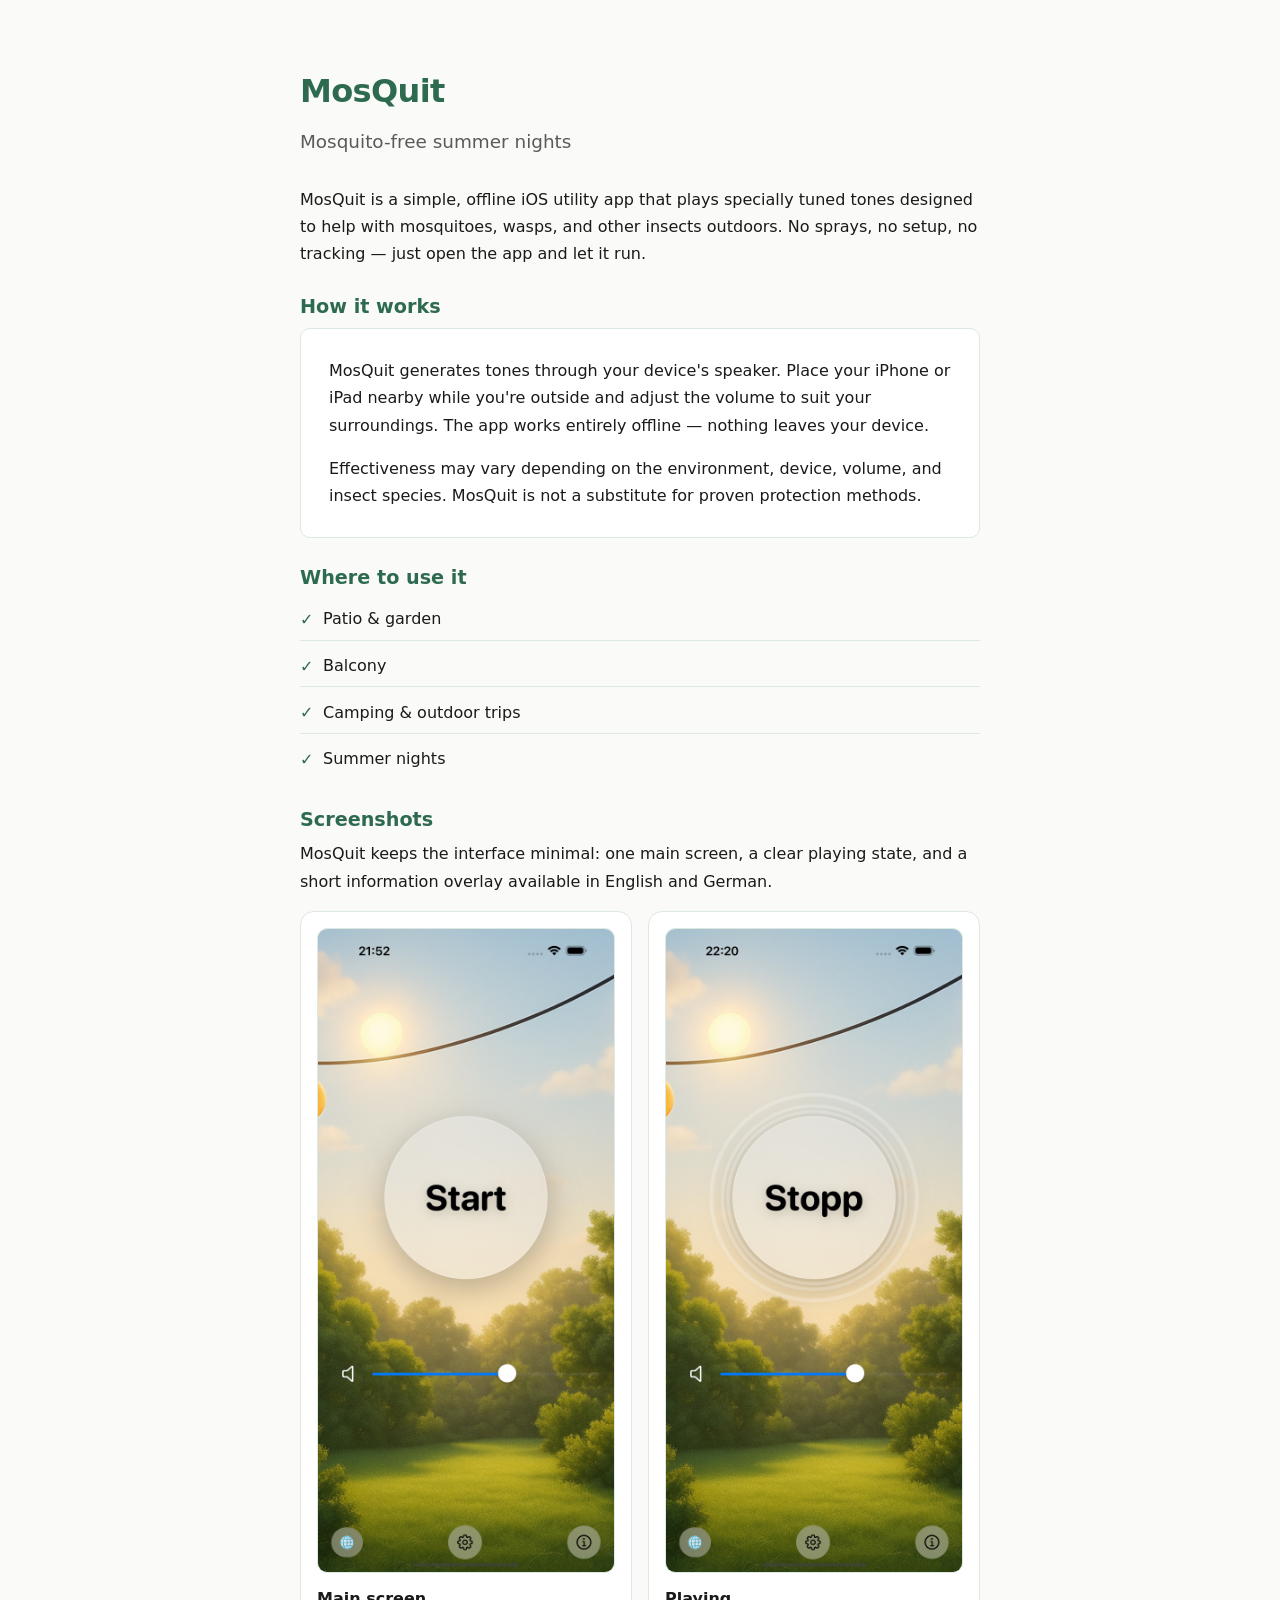
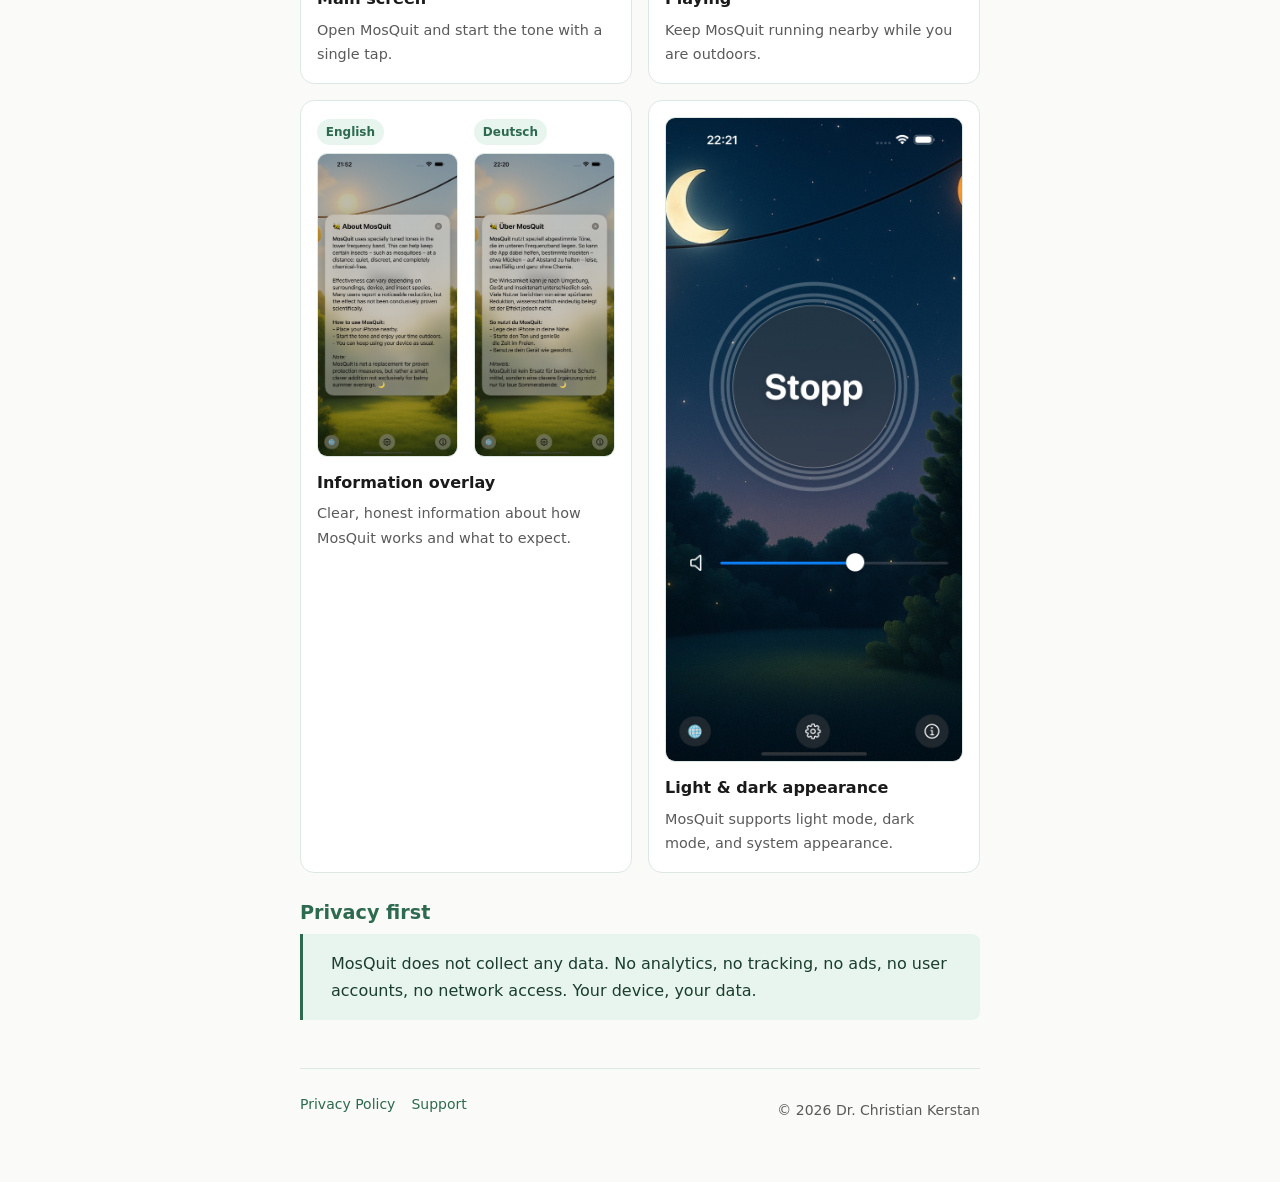
<file: index.html>
<!DOCTYPE html>
<html lang="en">
<head>
  <meta charset="UTF-8">
  <meta name="viewport" content="width=device-width, initial-scale=1.0">
  <title>MosQuit – Mosquito-free summer nights</title>
  <meta name="description" content="MosQuit is an offline iOS utility app that plays specially tuned tones designed to help with mosquitoes, wasps, and other insects outdoors.">
  <link rel="stylesheet" href="style.css">
</head>
<body>

  <header class="site-header">
    <div class="app-name">MosQuit</div>
    <div class="tagline">Mosquito-free summer nights</div>
  </header>

  <main>

    <section>
      <p>
        MosQuit is a simple, offline iOS utility app that plays specially tuned
        tones designed to help with mosquitoes, wasps, and other insects outdoors.
        No sprays, no setup, no tracking — just open the app and let it run.
      </p>
    </section>

    <section>
      <h2>How it works</h2>
      <div class="card">
        <p>
          MosQuit generates tones through your device's speaker. Place your iPhone
          or iPad nearby while you're outside and adjust the volume to suit your
          surroundings. The app works entirely offline — nothing leaves your device.
        </p>
        <p>
          Effectiveness may vary depending on the environment, device, volume, and
          insect species. MosQuit is not a substitute for proven protection methods.
        </p>
      </div>
    </section>

    <section>
      <h2>Where to use it</h2>
      <ul class="feature-list">
        <li>Patio &amp; garden</li>
        <li>Balcony</li>
        <li>Camping &amp; outdoor trips</li>
        <li>Summer nights</li>
      </ul>
    </section>

    <section>
      <h2>Screenshots</h2>
      <p>
        MosQuit keeps the interface minimal: one main screen, a clear playing state,
        and a short information overlay available in English and German.
      </p>
    
      <div class="screenshot-grid">
    
        <div class="screenshot-card">
          <img
            class="screenshot-image"
            src="assets/screenshots/iphone-main-light.jpg"
            alt="MosQuit main screen on iPhone in light mode">
          <h3>Main screen</h3>
          <p>Open MosQuit and start the tone with a single tap.</p>
        </div>
    
        <div class="screenshot-card">
          <img
            class="screenshot-image"
            src="assets/screenshots/iphone-playing-light.jpg"
            alt="MosQuit playing screen on iPhone in light mode">
          <h3>Playing</h3>
          <p>Keep MosQuit running nearby while you are outdoors.</p>
        </div>
    
        <div class="screenshot-card">
          <div class="screenshot-pair">
            <div>
              <span class="caption-label">English</span>
              <img
                class="screenshot-image"
                src="assets/screenshots/iphone-info-light-en.jpg"
                alt="MosQuit information overlay in English on iPhone">
            </div>
            <div>
              <span class="caption-label">Deutsch</span>
              <img
                class="screenshot-image"
                src="assets/screenshots/iphone-info-light-de.jpg"
                alt="MosQuit information overlay in German on iPhone">
            </div>
          </div>
          <h3>Information overlay</h3>
          <p>Clear, honest information about how MosQuit works and what to expect.</p>
        </div>
    
        <div class="screenshot-card">
          <img
            class="screenshot-image"
            src="assets/screenshots/iphone-playing-dark.jpg"
            alt="MosQuit playing screen on iPhone in dark mode">
          <h3>Light & dark appearance</h3>
          <p>MosQuit supports light mode, dark mode, and system appearance.</p>
        </div>
    
      </div>
    </section>
    
    <section>
      <h2>Privacy first</h2>
      <div class="highlight-box">
        <p>
          MosQuit does not collect any data. No analytics, no tracking, no ads,
          no user accounts, no network access. Your device, your data.
        </p>
      </div>
    </section>

  </main>

  <footer class="site-footer">
    <nav aria-label="Legal navigation">
      <ul class="nav-links">
        <li><a href="privacy.html">Privacy Policy</a></li>
        <li><a href="support.html">Support</a></li>
      </ul>
    </nav>
    <span>© 2026 Dr. Christian Kerstan</span>
  </footer>

</body>
</html>
</file>
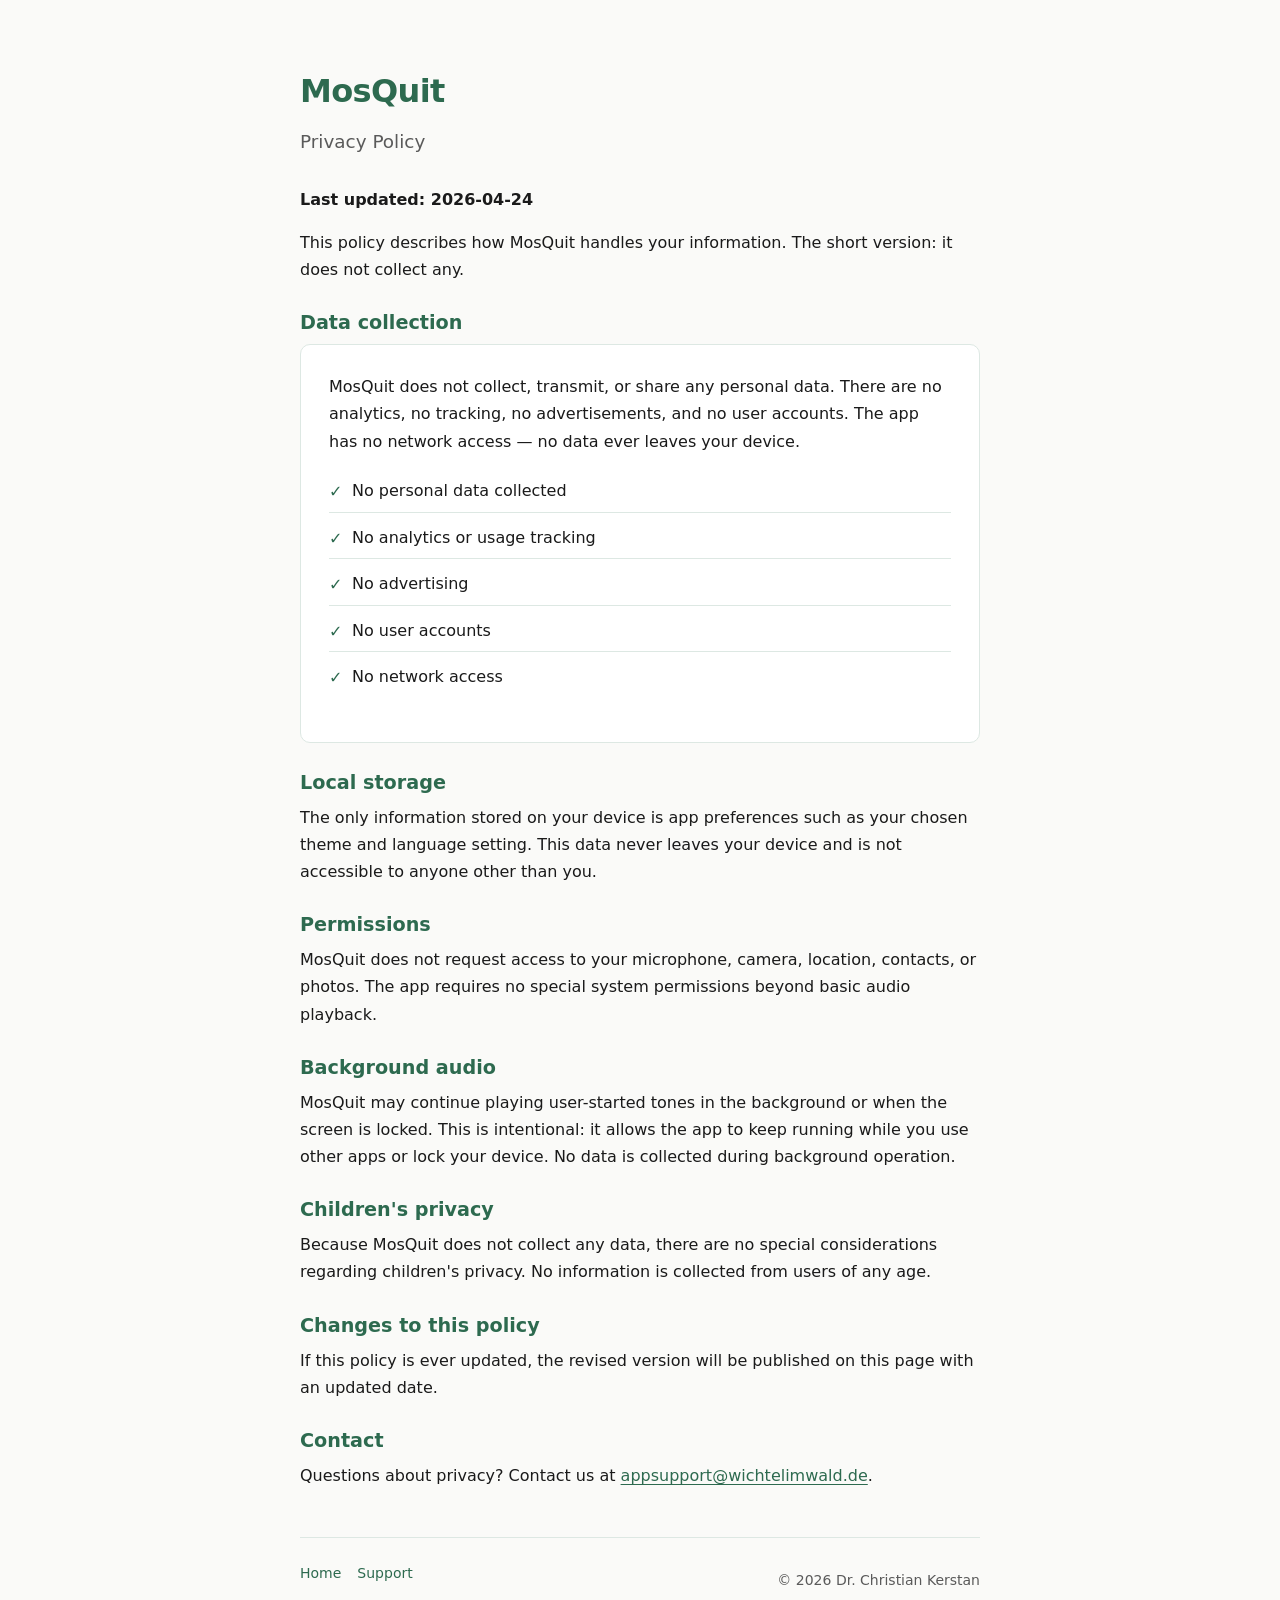
<file: privacy.html>
<!DOCTYPE html>
<html lang="en">
<head>
  <meta charset="UTF-8">
  <meta name="viewport" content="width=device-width, initial-scale=1.0">
  <title>Privacy Policy – MosQuit</title>
  <meta name="description" content="Privacy policy for the MosQuit iOS app.">
  <link rel="stylesheet" href="style.css">
</head>
<body>

  <header class="site-header">
    <div class="app-name">MosQuit</div>
    <div class="tagline">Privacy Policy</div>
  </header>

  <main>

    <section>
      <p><strong>Last updated: 2026-04-24</strong></p>
      <p>
        This policy describes how MosQuit handles your information.
        The short version: it does not collect any.
      </p>
    </section>

    <section>
      <h2>Data collection</h2>
      <div class="card">
        <p>
          MosQuit does not collect, transmit, or share any personal data.
          There are no analytics, no tracking, no advertisements, and no user
          accounts. The app has no network access — no data ever leaves your device.
        </p>
        <ul class="feature-list">
          <li>No personal data collected</li>
          <li>No analytics or usage tracking</li>
          <li>No advertising</li>
          <li>No user accounts</li>
          <li>No network access</li>
        </ul>
      </div>
    </section>

    <section>
      <h2>Local storage</h2>
      <p>
        The only information stored on your device is app preferences such as your
        chosen theme and language setting. This data never leaves your device and
        is not accessible to anyone other than you.
      </p>
    </section>

    <section>
      <h2>Permissions</h2>
      <p>
        MosQuit does not request access to your microphone, camera, location,
        contacts, or photos. The app requires no special system permissions beyond
        basic audio playback.
      </p>
    </section>

    <section>
      <h2>Background audio</h2>
      <p>
        MosQuit may continue playing user-started tones in the background or when
        the screen is locked. This is intentional: it allows the app to keep running
        while you use other apps or lock your device. No data is collected during
        background operation.
      </p>
    </section>

    <section>
      <h2>Children's privacy</h2>
      <p>
        Because MosQuit does not collect any data, there are no special considerations
        regarding children's privacy. No information is collected from users of any age.
      </p>
    </section>

    <section>
      <h2>Changes to this policy</h2>
      <p>
        If this policy is ever updated, the revised version will be published on
        this page with an updated date.
      </p>
    </section>

    <section>
      <h2>Contact</h2>
      <p>
        Questions about privacy? Contact us at
        <a href="mailto:appsupport@wichtelimwald.de">appsupport@wichtelimwald.de</a>.
      </p>
    </section>

  </main>

  <footer class="site-footer">
    <nav aria-label="Site navigation">
      <ul class="nav-links">
        <li><a href="index.html">Home</a></li>
        <li><a href="support.html">Support</a></li>
      </ul>
    </nav>
    <span>© 2026 Dr. Christian Kerstan</span>
  </footer>

</body>
</html>
</file>
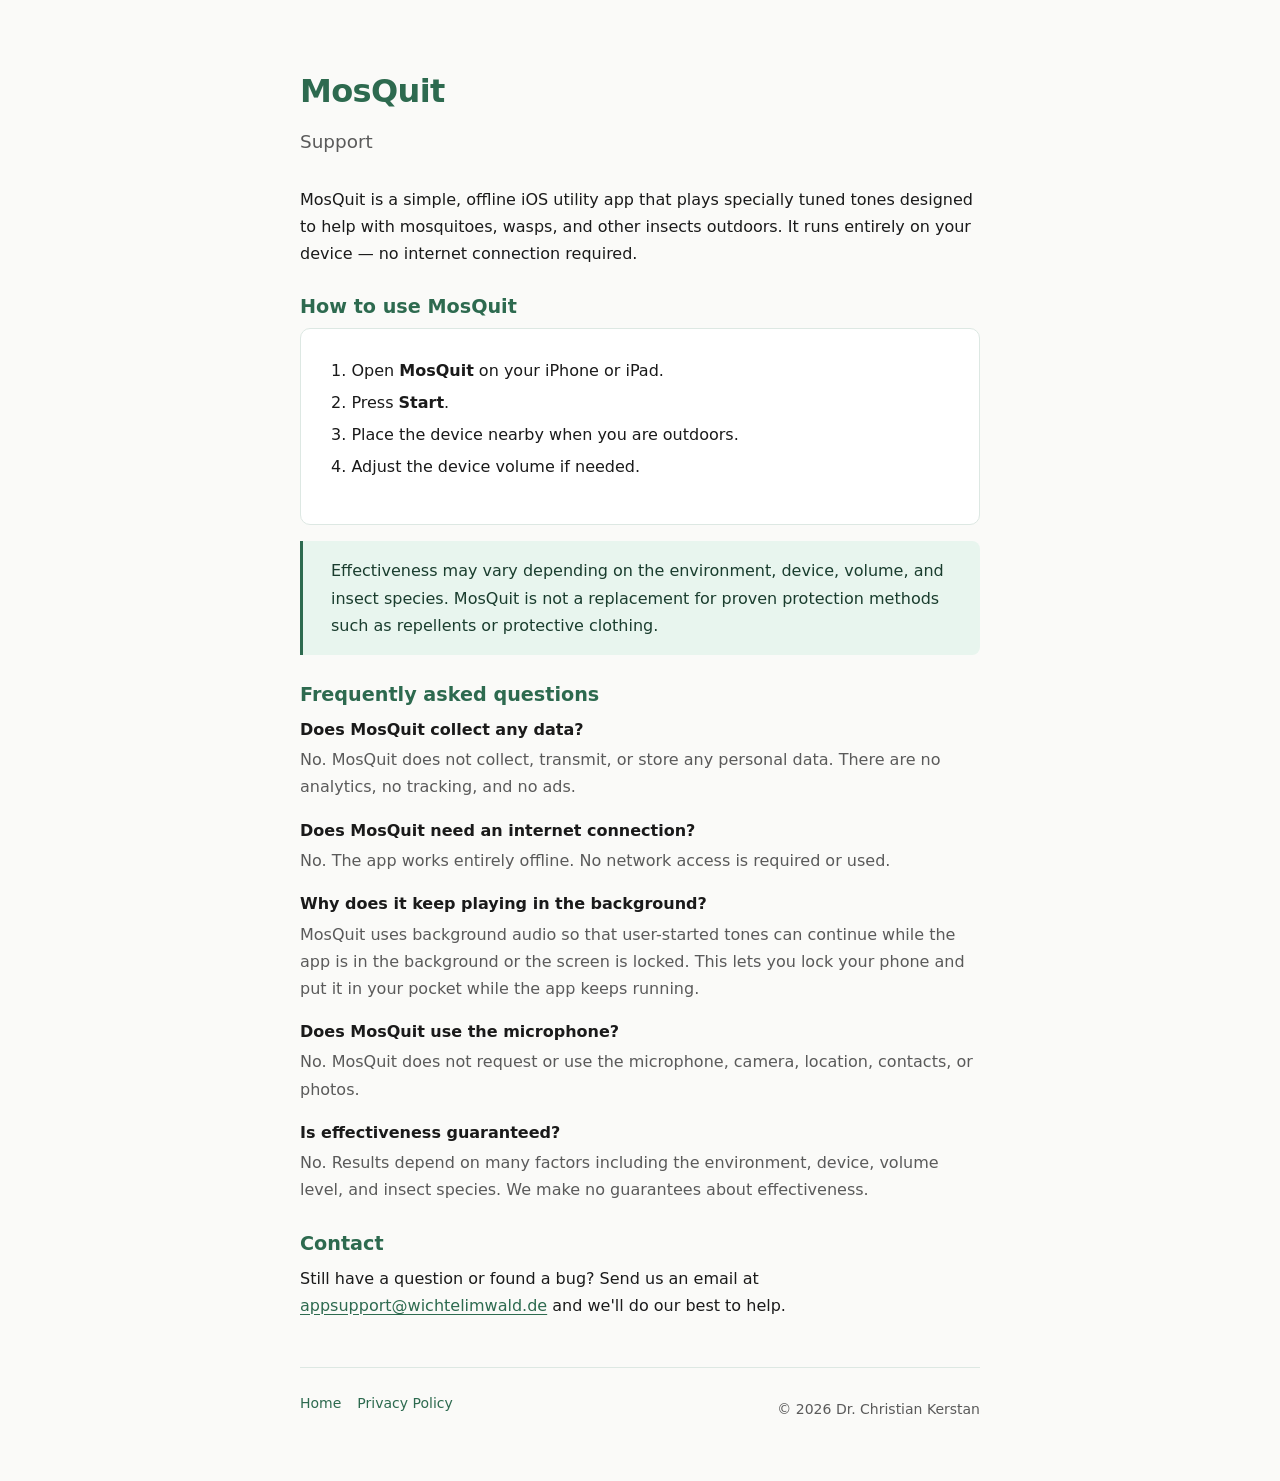
<file: support.html>
<!DOCTYPE html>
<html lang="en">
<head>
  <meta charset="UTF-8">
  <meta name="viewport" content="width=device-width, initial-scale=1.0">
  <title>Support – MosQuit</title>
  <meta name="description" content="Support and FAQ for the MosQuit iOS app.">
  <link rel="stylesheet" href="style.css">
</head>
<body>

  <header class="site-header">
    <div class="app-name">MosQuit</div>
    <div class="tagline">Support</div>
  </header>

  <main>

    <section>
      <p>
        MosQuit is a simple, offline iOS utility app that plays specially tuned
        tones designed to help with mosquitoes, wasps, and other insects outdoors.
        It runs entirely on your device — no internet connection required.
      </p>
    </section>

    <section>
      <h2>How to use MosQuit</h2>
      <div class="card">
        <ol>
          <li>Open <strong>MosQuit</strong> on your iPhone or iPad.</li>
          <li>Press <strong>Start</strong>.</li>
          <li>Place the device nearby when you are outdoors.</li>
          <li>Adjust the device volume if needed.</li>
        </ol>
      </div>
      <div class="highlight-box">
        <p>
          Effectiveness may vary depending on the environment, device, volume, and
          insect species. MosQuit is not a replacement for proven protection methods
          such as repellents or protective clothing.
        </p>
      </div>
    </section>

    <section>
      <h2>Frequently asked questions</h2>
      <dl>

        <div class="faq-item">
          <dt>Does MosQuit collect any data?</dt>
          <dd>No. MosQuit does not collect, transmit, or store any personal data.
              There are no analytics, no tracking, and no ads.</dd>
        </div>

        <div class="faq-item">
          <dt>Does MosQuit need an internet connection?</dt>
          <dd>No. The app works entirely offline. No network access is required or used.</dd>
        </div>

        <div class="faq-item">
          <dt>Why does it keep playing in the background?</dt>
          <dd>MosQuit uses background audio so that user-started tones can continue
              while the app is in the background or the screen is locked. This lets
              you lock your phone and put it in your pocket while the app keeps running.</dd>
        </div>

        <div class="faq-item">
          <dt>Does MosQuit use the microphone?</dt>
          <dd>No. MosQuit does not request or use the microphone, camera, location,
              contacts, or photos.</dd>
        </div>

        <div class="faq-item">
          <dt>Is effectiveness guaranteed?</dt>
          <dd>No. Results depend on many factors including the environment, device,
              volume level, and insect species. We make no guarantees about effectiveness.</dd>
        </div>

      </dl>
    </section>

    <section>
      <h2>Contact</h2>
      <p>
        Still have a question or found a bug? Send us an email at
        <a href="mailto:appsupport@wichtelimwald.de">appsupport@wichtelimwald.de</a>
        and we'll do our best to help.
      </p>
    </section>

  </main>

  <footer class="site-footer">
    <nav aria-label="Site navigation">
      <ul class="nav-links">
        <li><a href="index.html">Home</a></li>
        <li><a href="privacy.html">Privacy Policy</a></li>
      </ul>
    </nav>
    <span>© 2026 Dr. Christian Kerstan</span>
  </footer>

</body>
</html>
</file>
<file: style.css>
/* MosQuit – shared styles */

:root {
  --color-bg: #fafaf8;
  --color-surface: #ffffff;
  --color-text: #1a1a1a;
  --color-muted: #5a5a5a;
  --color-accent: #2d6a4f;
  --color-accent-light: #e8f5ee;
  --color-border: #dde8e3;
  --font-base: system-ui, -apple-system, "Segoe UI", Helvetica, Arial, sans-serif;
  --max-width: 680px;
  --space-xs: 0.5rem;
  --space-sm: 1rem;
  --space-md: 1.75rem;
  --space-lg: 3rem;
}

*, *::before, *::after {
  box-sizing: border-box;
  margin: 0;
  padding: 0;
}

html {
  font-size: 16px;
  scroll-behavior: smooth;
}

body {
  font-family: var(--font-base);
  background: var(--color-bg);
  color: var(--color-text);
  line-height: 1.7;
  padding: var(--space-sm);
}

a {
  color: var(--color-accent);
  text-decoration: underline;
  text-underline-offset: 3px;
}

a:hover {
  opacity: 0.75;
}

/* ── Layout ── */

.site-header {
  max-width: var(--max-width);
  margin: var(--space-lg) auto var(--space-md);
}

.site-header .app-name {
  font-size: 2rem;
  font-weight: 700;
  letter-spacing: -0.02em;
  color: var(--color-accent);
}

.site-header .tagline {
  font-size: 1.15rem;
  color: var(--color-muted);
  margin-top: var(--space-xs);
}

main {
  max-width: var(--max-width);
  margin: 0 auto;
}

section {
  margin-bottom: var(--space-md);
}

.site-footer {
  max-width: var(--max-width);
  margin: var(--space-lg) auto var(--space-md);
  padding-top: var(--space-sm);
  border-top: 1px solid var(--color-border);
  font-size: 0.875rem;
  color: var(--color-muted);
  display: flex;
  flex-wrap: wrap;
  gap: var(--space-xs);
  justify-content: space-between;
  align-items: center;
}

/* ── Typography ── */

h1, h2, h3 {
  line-height: 1.3;
  font-weight: 600;
}

h1 {
  font-size: 1.6rem;
  margin-bottom: var(--space-sm);
}

h2 {
  font-size: 1.2rem;
  margin-bottom: var(--space-xs);
  color: var(--color-accent);
}

h3 {
  font-size: 1rem;
  margin-bottom: var(--space-xs);
}

p {
  margin-bottom: var(--space-sm);
  color: var(--color-text);
}

p:last-child {
  margin-bottom: 0;
}

ul, ol {
  padding-left: 1.4rem;
  margin-bottom: var(--space-sm);
}

li {
  margin-bottom: 0.3rem;
}

/* ── Components ── */

.card {
  background: var(--color-surface);
  border: 1px solid var(--color-border);
  border-radius: 10px;
  padding: var(--space-md);
  margin-bottom: var(--space-sm);
}

.highlight-box {
  background: var(--color-accent-light);
  border-left: 3px solid var(--color-accent);
  border-radius: 0 8px 8px 0;
  padding: var(--space-sm) var(--space-md);
  margin-bottom: var(--space-sm);
}

.highlight-box p {
  color: #1a3d2e;
  margin-bottom: 0;
}

.feature-list {
  list-style: none;
  padding: 0;
}

.feature-list li {
  padding: 0.4rem 0;
  border-bottom: 1px solid var(--color-border);
  display: flex;
  gap: 0.6rem;
  align-items: flex-start;
}

.feature-list li:last-child {
  border-bottom: none;
}

.feature-list li::before {
  content: "✓";
  color: var(--color-accent);
  font-weight: 700;
  flex-shrink: 0;
  margin-top: 0.05rem;
}

.faq-item {
  margin-bottom: var(--space-sm);
}

.faq-item dt {
  font-weight: 600;
  color: var(--color-text);
  margin-bottom: 0.2rem;
}

.faq-item dd {
  margin-left: 0;
  color: var(--color-muted);
}

.nav-links {
  display: flex;
  flex-wrap: wrap;
  gap: var(--space-sm);
  list-style: none;
  padding: 0;
  margin-top: var(--space-xs);
}

.nav-links a {
  text-decoration: none;
  font-weight: 500;
  color: var(--color-accent);
}

.nav-links a:hover {
  text-decoration: underline;
  opacity: 1;
}

/* ── Responsive ── */

@media (max-width: 480px) {
  .site-header .app-name {
    font-size: 1.6rem;
  }

  h1 {
    font-size: 1.35rem;
  }

  .card {
    padding: var(--space-sm);
  }

  .site-footer {
    flex-direction: column;
    align-items: flex-start;
  }
}

/* ── Screenshot gallery ── */

.screenshot-grid {
  display: grid;
  grid-template-columns: repeat(2, minmax(0, 1fr));
  gap: var(--space-sm);
  margin-top: var(--space-sm);
}

.screenshot-card {
  background: var(--color-surface);
  border: 1px solid var(--color-border);
  border-radius: 14px;
  padding: var(--space-sm);
}

.screenshot-card h3 {
  margin-bottom: var(--space-xs);
}

.screenshot-card p {
  font-size: 0.9rem;
  color: var(--color-muted);
}

.screenshot-image {
  width: 100%;
  display: block;
  border-radius: 10px;
  border: 1px solid var(--color-border);
  background: #f0f0f0;
  margin-bottom: var(--space-sm);
}

.screenshot-pair {
  display: grid;
  grid-template-columns: repeat(2, minmax(0, 1fr));
  gap: var(--space-sm);
}

.caption-label {
  display: inline-block;
  font-size: 0.75rem;
  font-weight: 600;
  color: var(--color-accent);
  background: var(--color-accent-light);
  border-radius: 999px;
  padding: 0.15rem 0.55rem;
  margin-bottom: var(--space-xs);
}

@media (max-width: 640px) {
  .screenshot-grid,
  .screenshot-pair {
    grid-template-columns: 1fr;
  }
}
</file>
